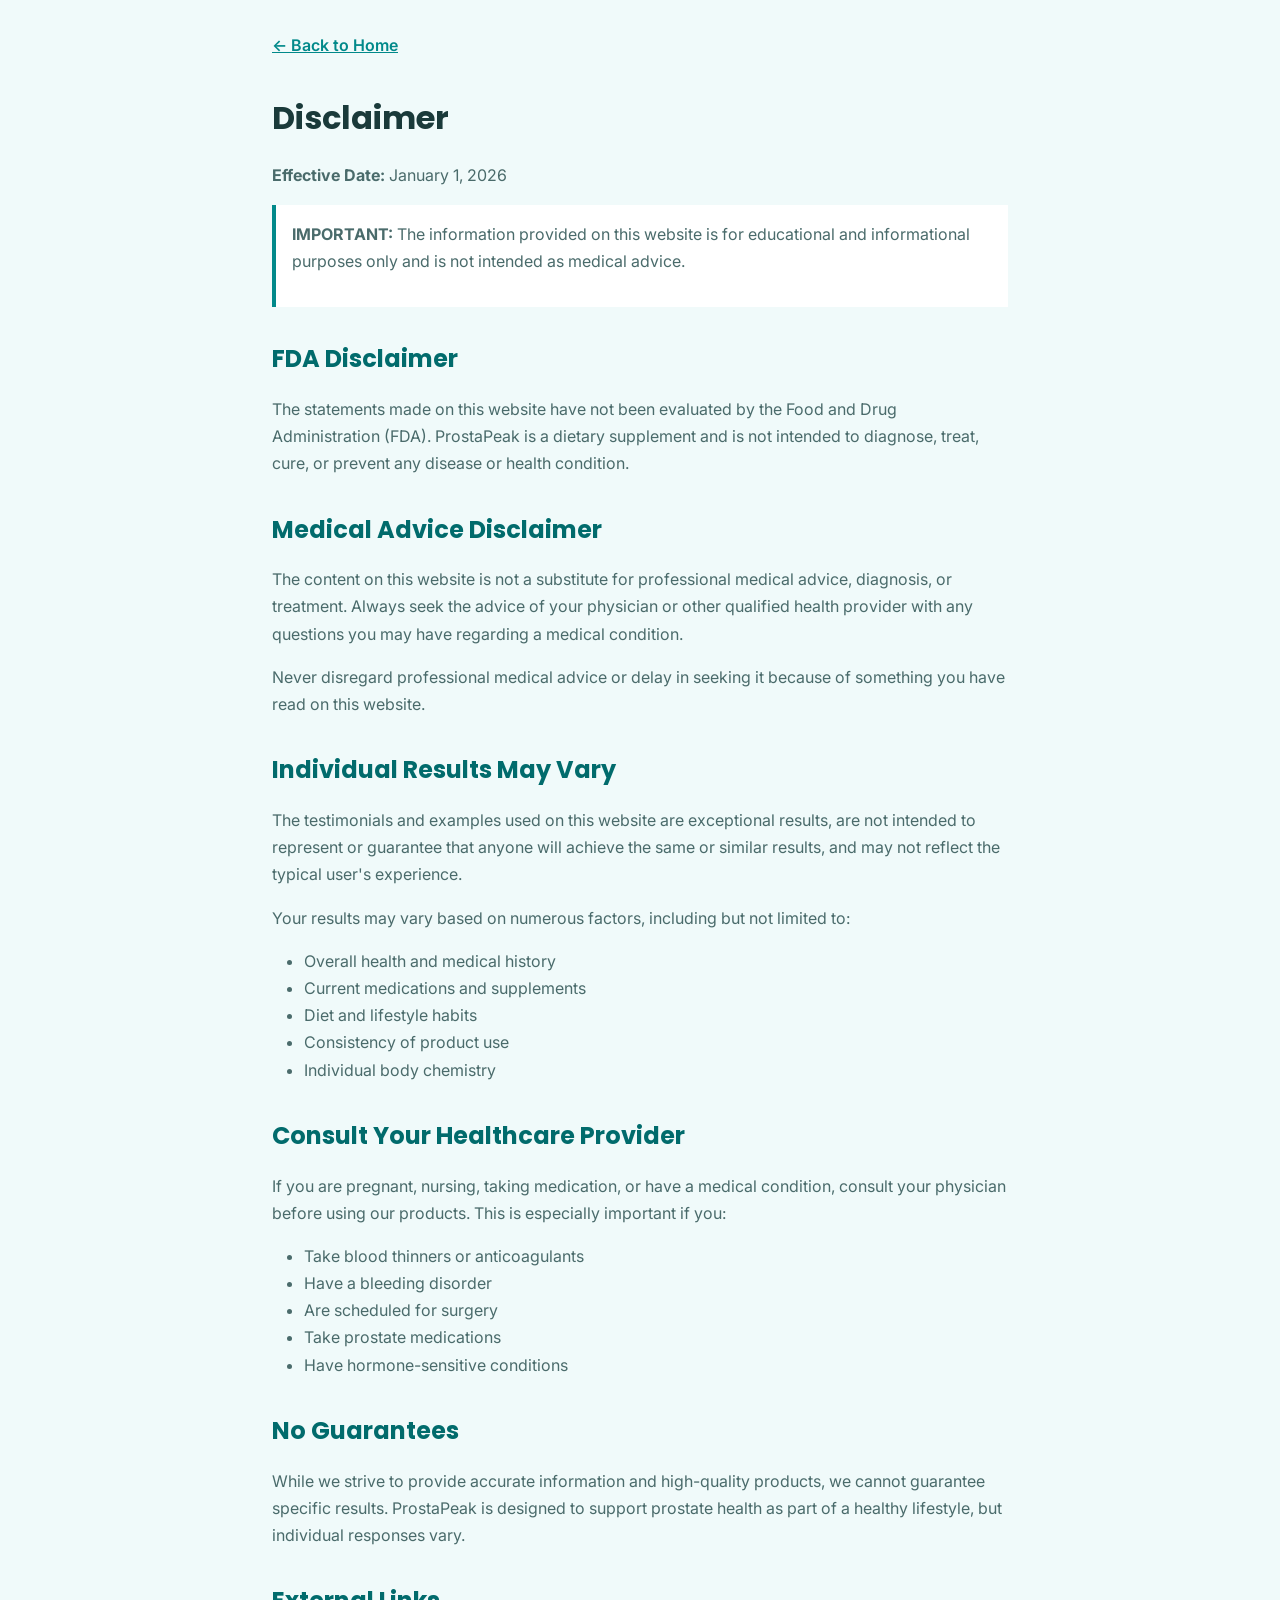
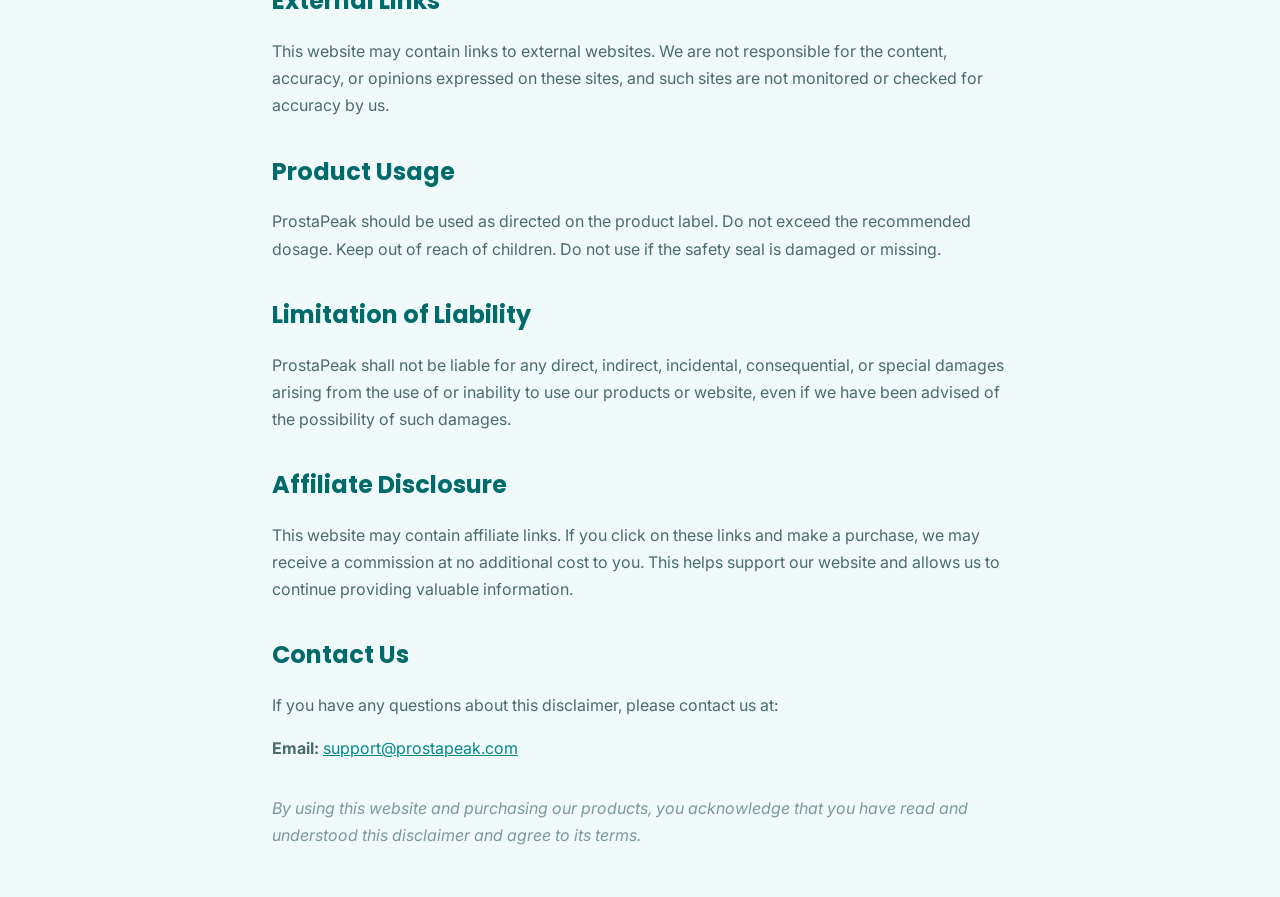
<file: disclaimer.html>
<!DOCTYPE html>
<html lang="en">
<head>
    <meta charset="UTF-8">
    <meta name="viewport" content="width=device-width, initial-scale=1.0">
    <title>Disclaimer - ProstaPeak</title>
    <link href="https://fonts.googleapis.com/css2?family=Inter:wght@400;500;600&family=Poppins:wght@600;700&display=swap" rel="stylesheet">
    <style>
        * { margin: 0; padding: 0; box-sizing: border-box; }
        body {
            font-family: 'Inter', system-ui, sans-serif;
            line-height: 1.7;
            color: #4A6B6B;
            background: #F0FAFA;
        }
        .container { max-width: 800px; margin: 0 auto; padding: 2rem; }
        h1 {
            font-family: 'Poppins', sans-serif;
            color: #1A3A3A;
            font-size: 2rem;
            margin-bottom: 1rem;
        }
        h2 {
            font-family: 'Poppins', sans-serif;
            color: #016B6C;
            font-size: 1.5rem;
            margin: 2rem 0 1rem;
        }
        p { margin-bottom: 1rem; }
        a { color: #01898A; text-decoration: underline; }
        .back-link {
            display: inline-block;
            margin-bottom: 2rem;
            color: #01898A;
            font-weight: 600;
        }
        .warning {
            background: #fff;
            border-left: 4px solid #01898A;
            padding: 1rem;
            margin: 1rem 0;
        }
    </style>
</head>
<body>
    <div class="container">
        <a href="index.html" class="back-link">← Back to Home</a>
        
        <h1>Disclaimer</h1>
        <p><strong>Effective Date:</strong> January 1, 2026</p>
        
        <div class="warning">
            <p><strong>IMPORTANT:</strong> The information provided on this website is for educational and informational purposes only and is not intended as medical advice.</p>
        </div>

        <h2>FDA Disclaimer</h2>
        <p>The statements made on this website have not been evaluated by the Food and Drug Administration (FDA). ProstaPeak is a dietary supplement and is not intended to diagnose, treat, cure, or prevent any disease or health condition.</p>

        <h2>Medical Advice Disclaimer</h2>
        <p>The content on this website is not a substitute for professional medical advice, diagnosis, or treatment. Always seek the advice of your physician or other qualified health provider with any questions you may have regarding a medical condition.</p>
        <p>Never disregard professional medical advice or delay in seeking it because of something you have read on this website.</p>

        <h2>Individual Results May Vary</h2>
        <p>The testimonials and examples used on this website are exceptional results, are not intended to represent or guarantee that anyone will achieve the same or similar results, and may not reflect the typical user's experience.</p>
        <p>Your results may vary based on numerous factors, including but not limited to:</p>
        <ul style="margin: 1rem 0; padding-left: 2rem;">
            <li>Overall health and medical history</li>
            <li>Current medications and supplements</li>
            <li>Diet and lifestyle habits</li>
            <li>Consistency of product use</li>
            <li>Individual body chemistry</li>
        </ul>

        <h2>Consult Your Healthcare Provider</h2>
        <p>If you are pregnant, nursing, taking medication, or have a medical condition, consult your physician before using our products. This is especially important if you:</p>
        <ul style="margin: 1rem 0; padding-left: 2rem;">
            <li>Take blood thinners or anticoagulants</li>
            <li>Have a bleeding disorder</li>
            <li>Are scheduled for surgery</li>
            <li>Take prostate medications</li>
            <li>Have hormone-sensitive conditions</li>
        </ul>

        <h2>No Guarantees</h2>
        <p>While we strive to provide accurate information and high-quality products, we cannot guarantee specific results. ProstaPeak is designed to support prostate health as part of a healthy lifestyle, but individual responses vary.</p>

        <h2>External Links</h2>
        <p>This website may contain links to external websites. We are not responsible for the content, accuracy, or opinions expressed on these sites, and such sites are not monitored or checked for accuracy by us.</p>

        <h2>Product Usage</h2>
        <p>ProstaPeak should be used as directed on the product label. Do not exceed the recommended dosage. Keep out of reach of children. Do not use if the safety seal is damaged or missing.</p>

        <h2>Limitation of Liability</h2>
        <p>ProstaPeak shall not be liable for any direct, indirect, incidental, consequential, or special damages arising from the use of or inability to use our products or website, even if we have been advised of the possibility of such damages.</p>

        <h2>Affiliate Disclosure</h2>
        <p>This website may contain affiliate links. If you click on these links and make a purchase, we may receive a commission at no additional cost to you. This helps support our website and allows us to continue providing valuable information.</p>

        <h2>Contact Us</h2>
        <p>If you have any questions about this disclaimer, please contact us at:</p>
        <p><strong>Email:</strong> <a href="mailto:support@prostapeak.com">support@prostapeak.com</a></p>

        <p style="margin-top: 2rem; font-style: italic; color: #7A9A9A;">By using this website and purchasing our products, you acknowledge that you have read and understood this disclaimer and agree to its terms.</p>
    </div>
</body>
</html>
</file>
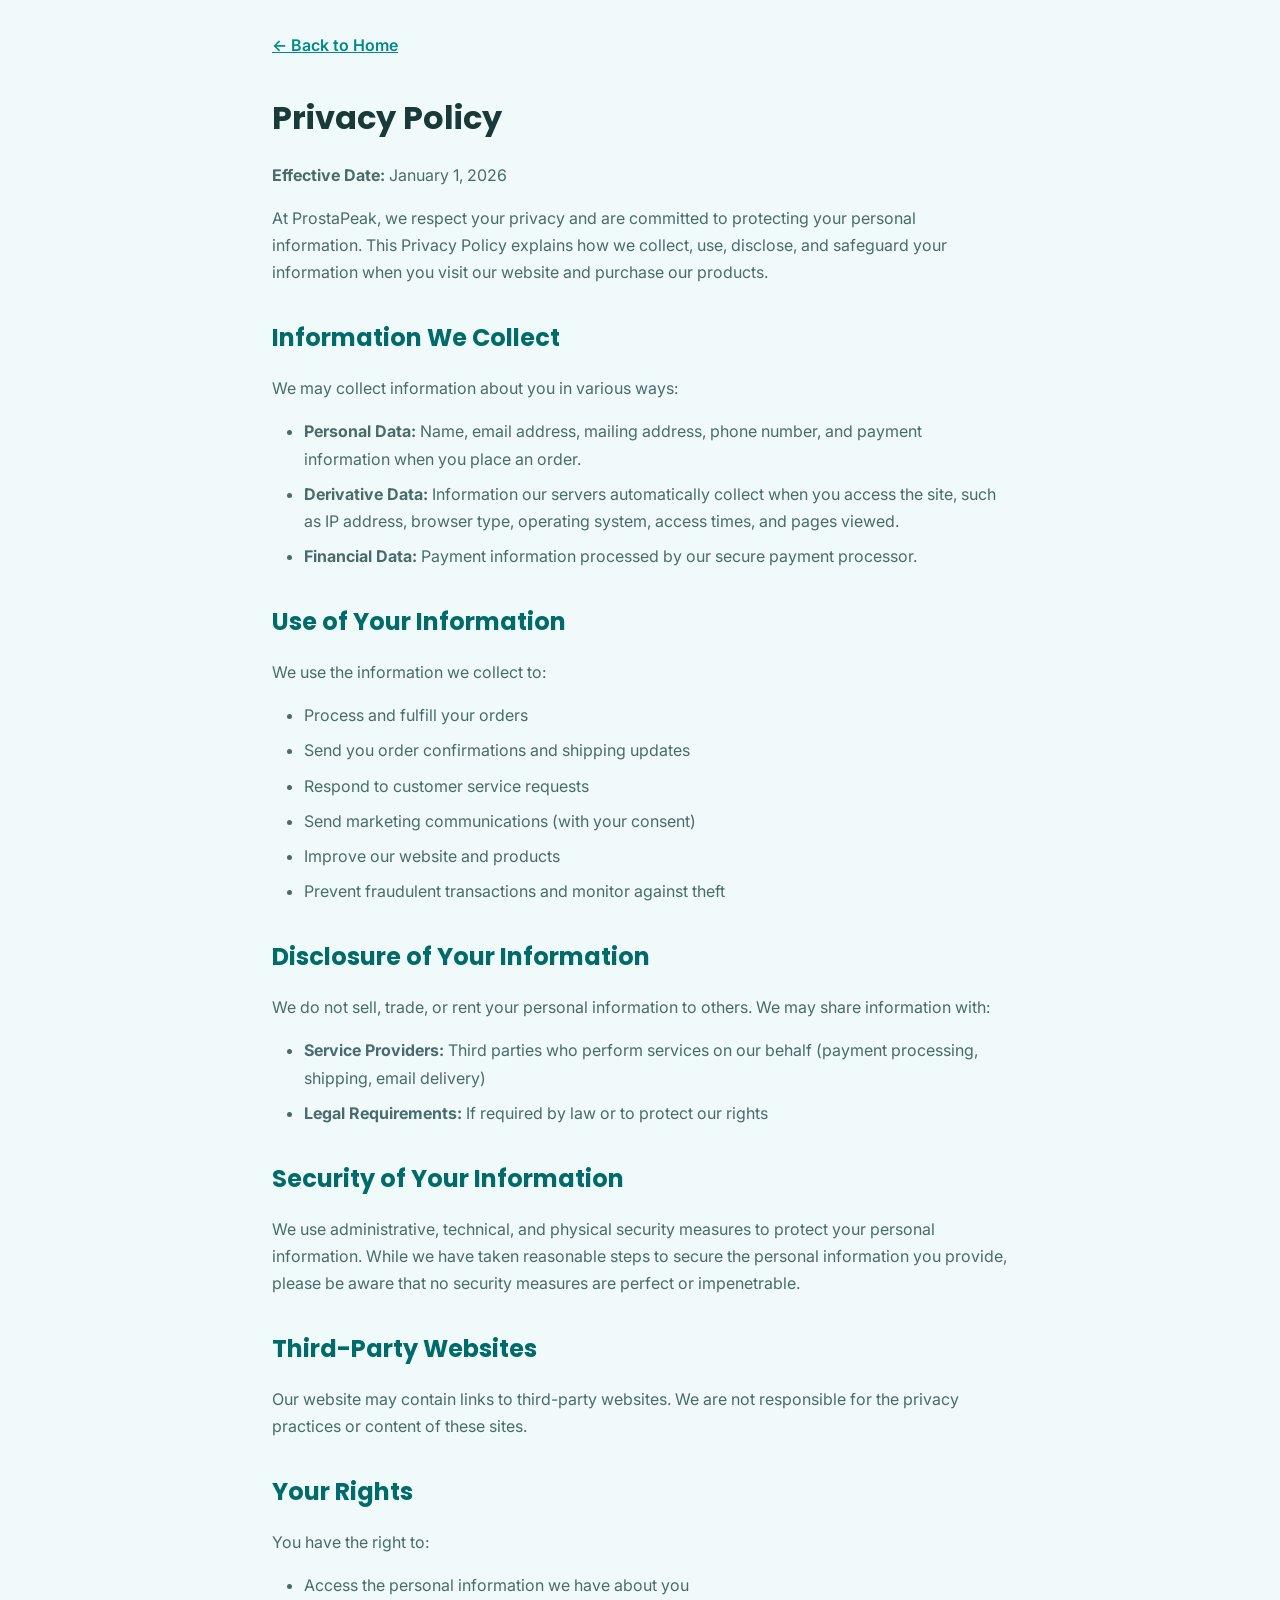
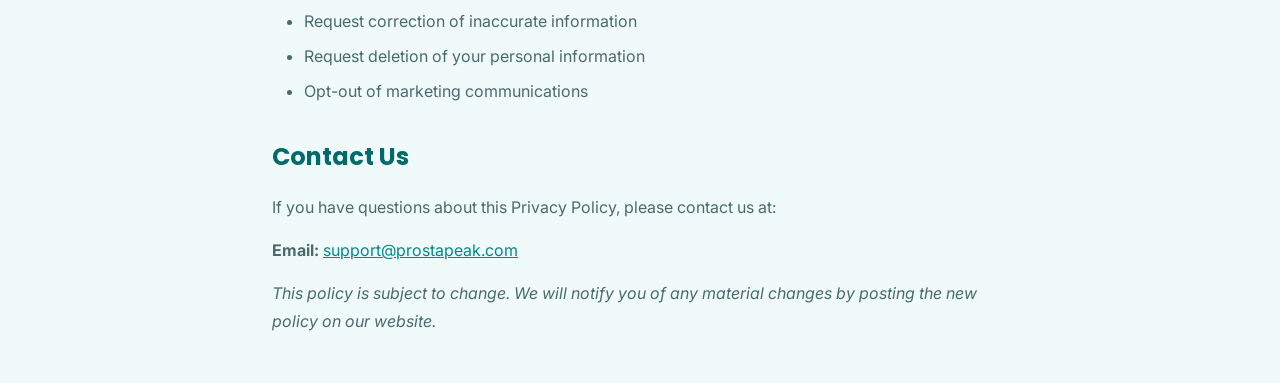
<file: privacy.html>
<!DOCTYPE html>
<html lang="en">
<head>
    <meta charset="UTF-8">
    <meta name="viewport" content="width=device-width, initial-scale=1.0">
    <title>Privacy Policy - ProstaPeak</title>
    <link href="https://fonts.googleapis.com/css2?family=Inter:wght@400;500;600&family=Poppins:wght@600;700&display=swap" rel="stylesheet">
    <style>
        * { margin: 0; padding: 0; box-sizing: border-box; }
        body {
            font-family: 'Inter', system-ui, sans-serif;
            line-height: 1.7;
            color: #4A6B6B;
            background: #F0FAFA;
        }
        .container { max-width: 800px; margin: 0 auto; padding: 2rem; }
        h1 {
            font-family: 'Poppins', sans-serif;
            color: #1A3A3A;
            font-size: 2rem;
            margin-bottom: 1rem;
        }
        h2 {
            font-family: 'Poppins', sans-serif;
            color: #016B6C;
            font-size: 1.5rem;
            margin: 2rem 0 1rem;
        }
        p { margin-bottom: 1rem; }
        ul { margin: 1rem 0; padding-left: 2rem; }
        li { margin-bottom: 0.5rem; }
        a { color: #01898A; text-decoration: underline; }
        .back-link {
            display: inline-block;
            margin-bottom: 2rem;
            color: #01898A;
            font-weight: 600;
        }
    </style>
</head>
<body>
    <div class="container">
        <a href="index.html" class="back-link">← Back to Home</a>
        
        <h1>Privacy Policy</h1>
        <p><strong>Effective Date:</strong> January 1, 2026</p>
        
        <p>At ProstaPeak, we respect your privacy and are committed to protecting your personal information. This Privacy Policy explains how we collect, use, disclose, and safeguard your information when you visit our website and purchase our products.</p>

        <h2>Information We Collect</h2>
        <p>We may collect information about you in various ways:</p>
        <ul>
            <li><strong>Personal Data:</strong> Name, email address, mailing address, phone number, and payment information when you place an order.</li>
            <li><strong>Derivative Data:</strong> Information our servers automatically collect when you access the site, such as IP address, browser type, operating system, access times, and pages viewed.</li>
            <li><strong>Financial Data:</strong> Payment information processed by our secure payment processor.</li>
        </ul>

        <h2>Use of Your Information</h2>
        <p>We use the information we collect to:</p>
        <ul>
            <li>Process and fulfill your orders</li>
            <li>Send you order confirmations and shipping updates</li>
            <li>Respond to customer service requests</li>
            <li>Send marketing communications (with your consent)</li>
            <li>Improve our website and products</li>
            <li>Prevent fraudulent transactions and monitor against theft</li>
        </ul>

        <h2>Disclosure of Your Information</h2>
        <p>We do not sell, trade, or rent your personal information to others. We may share information with:</p>
        <ul>
            <li><strong>Service Providers:</strong> Third parties who perform services on our behalf (payment processing, shipping, email delivery)</li>
            <li><strong>Legal Requirements:</strong> If required by law or to protect our rights</li>
        </ul>

        <h2>Security of Your Information</h2>
        <p>We use administrative, technical, and physical security measures to protect your personal information. While we have taken reasonable steps to secure the personal information you provide, please be aware that no security measures are perfect or impenetrable.</p>

        <h2>Third-Party Websites</h2>
        <p>Our website may contain links to third-party websites. We are not responsible for the privacy practices or content of these sites.</p>

        <h2>Your Rights</h2>
        <p>You have the right to:</p>
        <ul>
            <li>Access the personal information we have about you</li>
            <li>Request correction of inaccurate information</li>
            <li>Request deletion of your personal information</li>
            <li>Opt-out of marketing communications</li>
        </ul>

        <h2>Contact Us</h2>
        <p>If you have questions about this Privacy Policy, please contact us at:</p>
        <p><strong>Email:</strong> <a href="mailto:support@prostapeak.com">support@prostapeak.com</a></p>

        <p><em>This policy is subject to change. We will notify you of any material changes by posting the new policy on our website.</em></p>
    </div>
</body>
</html>
</file>
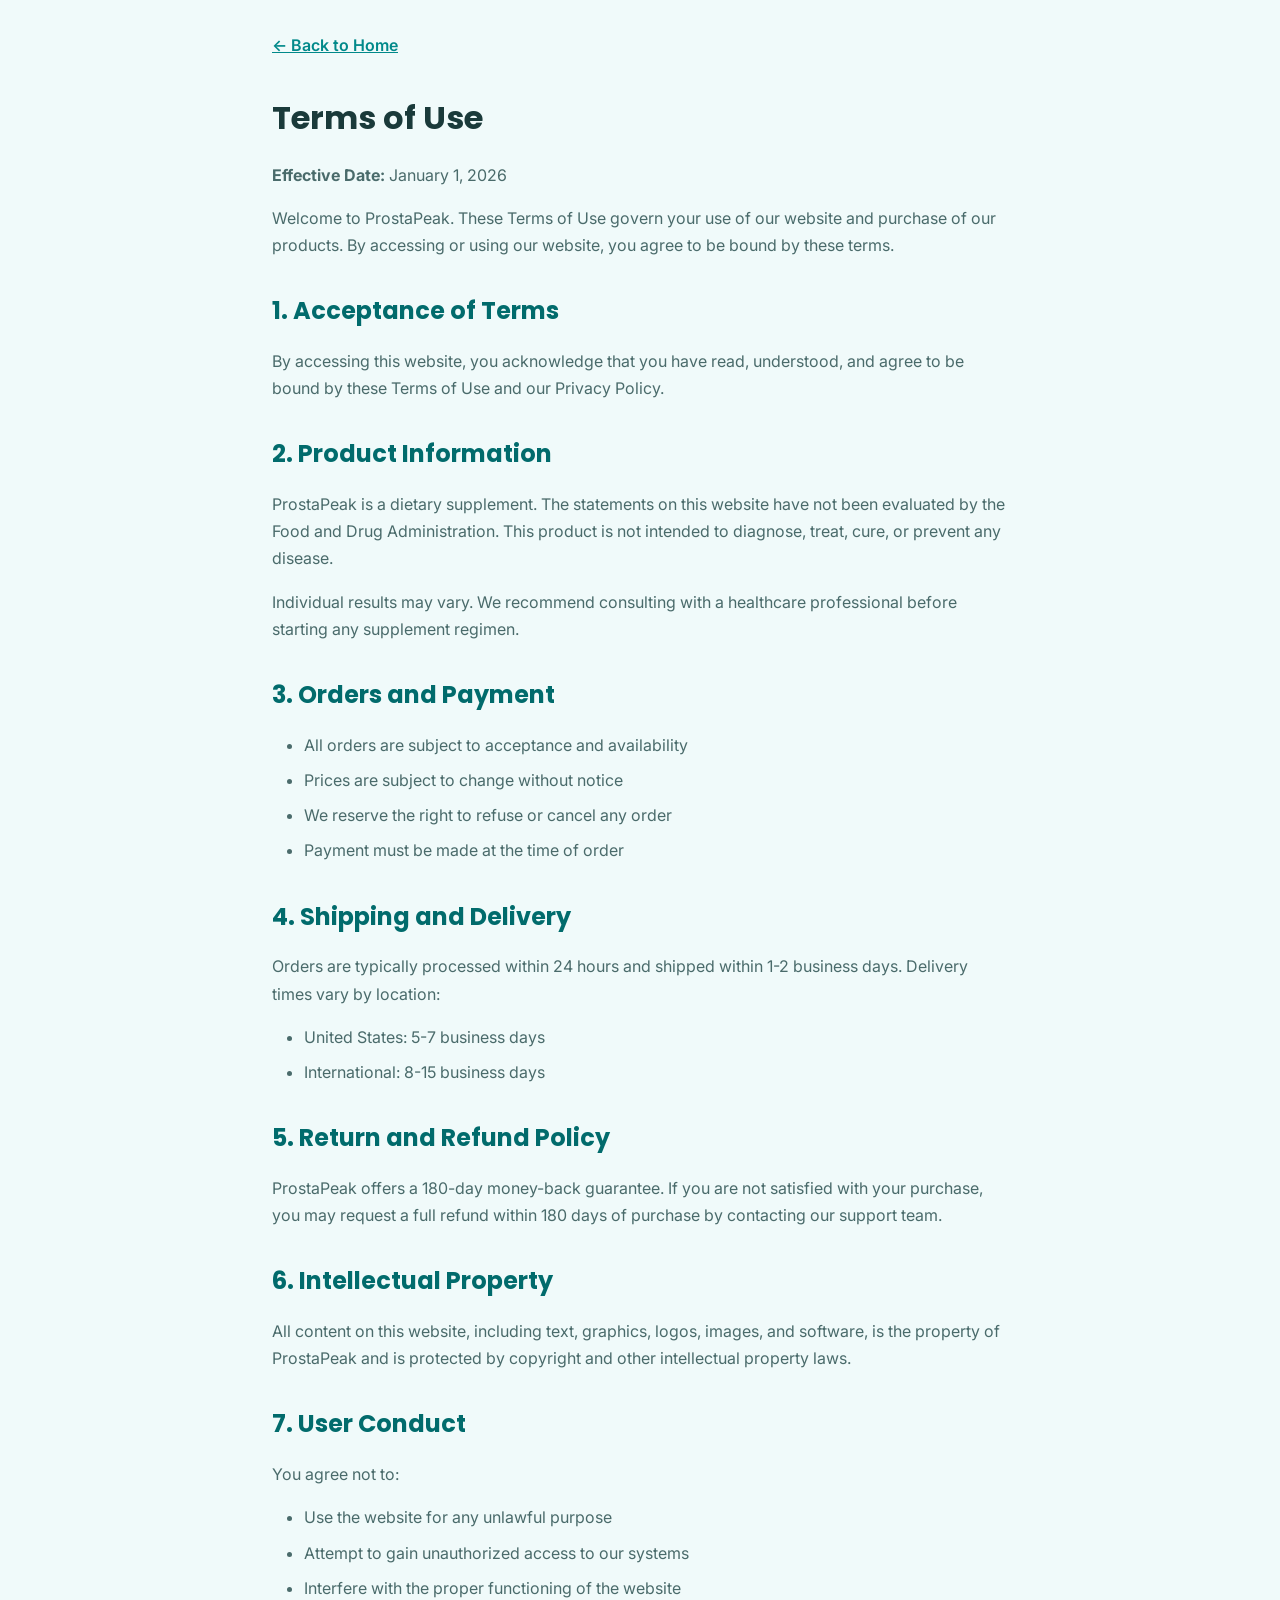
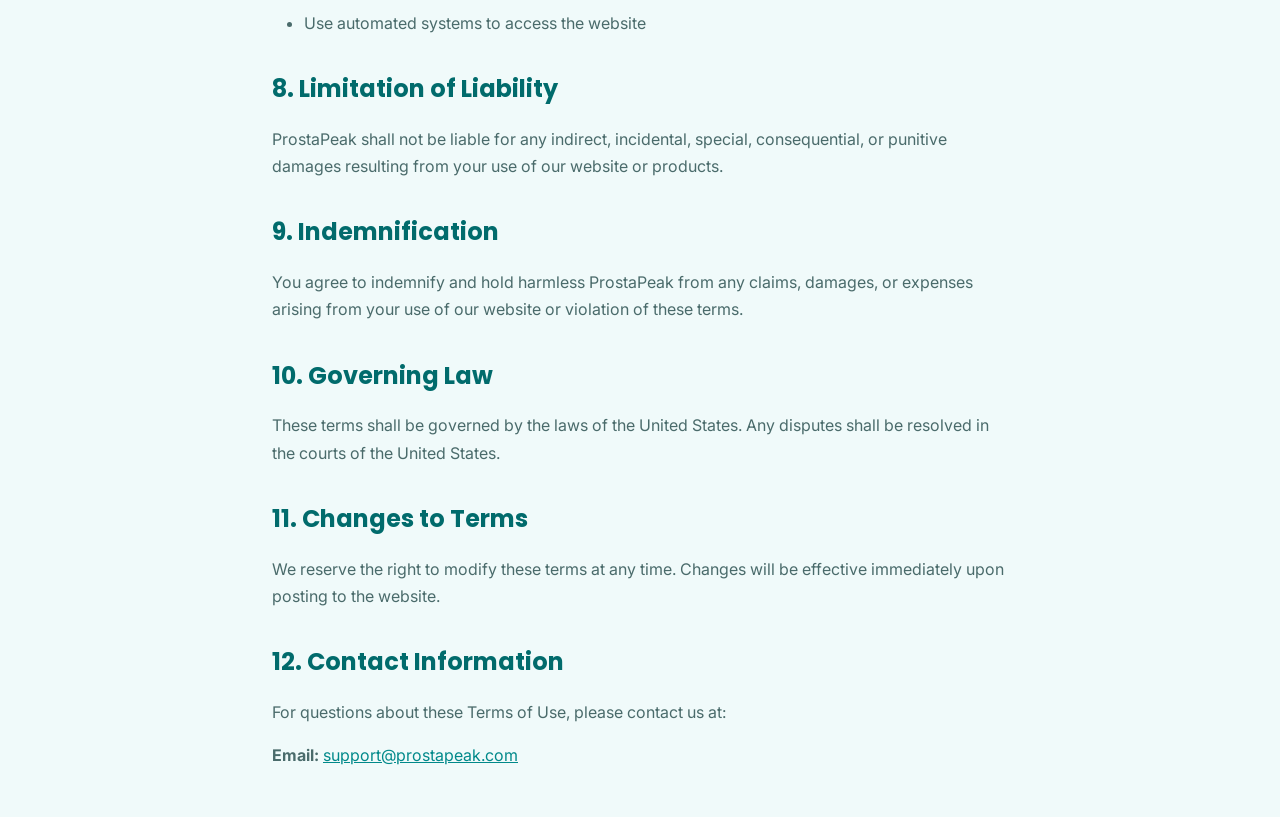
<file: terms.html>
<!DOCTYPE html>
<html lang="en">
<head>
    <meta charset="UTF-8">
    <meta name="viewport" content="width=device-width, initial-scale=1.0">
    <title>Terms of Use - ProstaPeak</title>
    <link href="https://fonts.googleapis.com/css2?family=Inter:wght@400;500;600&family=Poppins:wght@600;700&display=swap" rel="stylesheet">
    <style>
        * { margin: 0; padding: 0; box-sizing: border-box; }
        body {
            font-family: 'Inter', system-ui, sans-serif;
            line-height: 1.7;
            color: #4A6B6B;
            background: #F0FAFA;
        }
        .container { max-width: 800px; margin: 0 auto; padding: 2rem; }
        h1 {
            font-family: 'Poppins', sans-serif;
            color: #1A3A3A;
            font-size: 2rem;
            margin-bottom: 1rem;
        }
        h2 {
            font-family: 'Poppins', sans-serif;
            color: #016B6C;
            font-size: 1.5rem;
            margin: 2rem 0 1rem;
        }
        p { margin-bottom: 1rem; }
        ul { margin: 1rem 0; padding-left: 2rem; }
        li { margin-bottom: 0.5rem; }
        a { color: #01898A; text-decoration: underline; }
        .back-link {
            display: inline-block;
            margin-bottom: 2rem;
            color: #01898A;
            font-weight: 600;
        }
    </style>
</head>
<body>
    <div class="container">
        <a href="index.html" class="back-link">← Back to Home</a>
        
        <h1>Terms of Use</h1>
        <p><strong>Effective Date:</strong> January 1, 2026</p>
        
        <p>Welcome to ProstaPeak. These Terms of Use govern your use of our website and purchase of our products. By accessing or using our website, you agree to be bound by these terms.</p>

        <h2>1. Acceptance of Terms</h2>
        <p>By accessing this website, you acknowledge that you have read, understood, and agree to be bound by these Terms of Use and our Privacy Policy.</p>

        <h2>2. Product Information</h2>
        <p>ProstaPeak is a dietary supplement. The statements on this website have not been evaluated by the Food and Drug Administration. This product is not intended to diagnose, treat, cure, or prevent any disease.</p>
        <p>Individual results may vary. We recommend consulting with a healthcare professional before starting any supplement regimen.</p>

        <h2>3. Orders and Payment</h2>
        <ul>
            <li>All orders are subject to acceptance and availability</li>
            <li>Prices are subject to change without notice</li>
            <li>We reserve the right to refuse or cancel any order</li>
            <li>Payment must be made at the time of order</li>
        </ul>

        <h2>4. Shipping and Delivery</h2>
        <p>Orders are typically processed within 24 hours and shipped within 1-2 business days. Delivery times vary by location:</p>
        <ul>
            <li>United States: 5-7 business days</li>
            <li>International: 8-15 business days</li>
        </ul>

        <h2>5. Return and Refund Policy</h2>
        <p>ProstaPeak offers a 180-day money-back guarantee. If you are not satisfied with your purchase, you may request a full refund within 180 days of purchase by contacting our support team.</p>

        <h2>6. Intellectual Property</h2>
        <p>All content on this website, including text, graphics, logos, images, and software, is the property of ProstaPeak and is protected by copyright and other intellectual property laws.</p>

        <h2>7. User Conduct</h2>
        <p>You agree not to:</p>
        <ul>
            <li>Use the website for any unlawful purpose</li>
            <li>Attempt to gain unauthorized access to our systems</li>
            <li>Interfere with the proper functioning of the website</li>
            <li>Use automated systems to access the website</li>
        </ul>

        <h2>8. Limitation of Liability</h2>
        <p>ProstaPeak shall not be liable for any indirect, incidental, special, consequential, or punitive damages resulting from your use of our website or products.</p>

        <h2>9. Indemnification</h2>
        <p>You agree to indemnify and hold harmless ProstaPeak from any claims, damages, or expenses arising from your use of our website or violation of these terms.</p>

        <h2>10. Governing Law</h2>
        <p>These terms shall be governed by the laws of the United States. Any disputes shall be resolved in the courts of the United States.</p>

        <h2>11. Changes to Terms</h2>
        <p>We reserve the right to modify these terms at any time. Changes will be effective immediately upon posting to the website.</p>

        <h2>12. Contact Information</h2>
        <p>For questions about these Terms of Use, please contact us at:</p>
        <p><strong>Email:</strong> <a href="mailto:support@prostapeak.com">support@prostapeak.com</a></p>
    </div>
</body>
</html>
</file>
